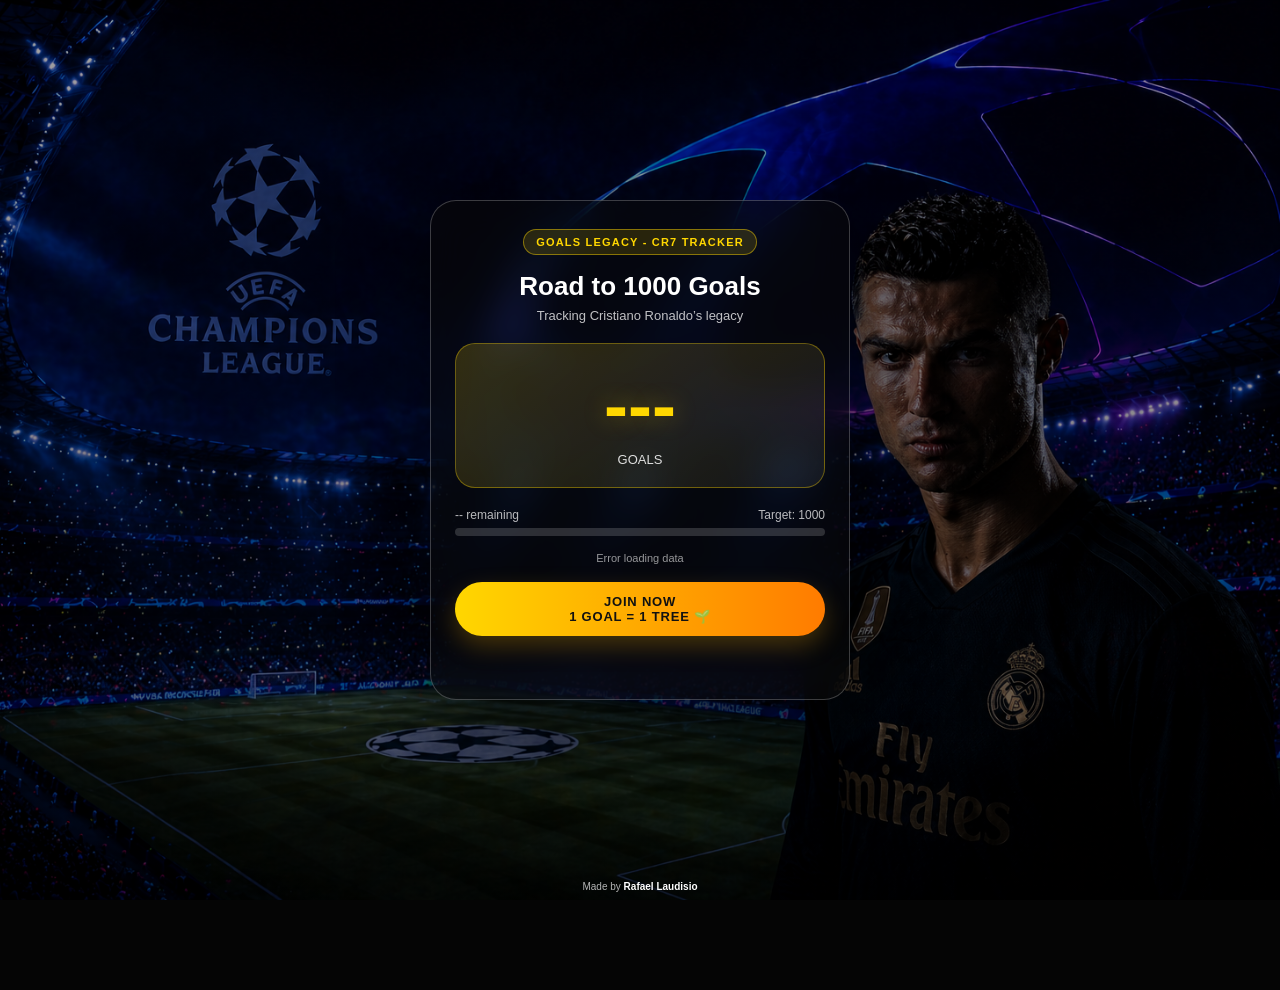
<file: index.html>
<!DOCTYPE html>
<html lang="en">
<head>
  <meta charset="UTF-8" />
  <meta name="viewport" content="width=device-width, initial-scale=1.0, viewport-fit=cover">
  <meta name="theme-color" content="#000000">
  <link rel="icon" href="./assets/favicon.png" />
  <link rel="apple-touch-icon" sizes="180x180" href="./assets/favicon.png" />
  <link rel="icon" type="image/png" sizes="32x32" href="./assets/favicon.png" />
  <link rel="icon" type="image/png" sizes="16x16" href="./assets/favicon.png" />
  <title>Goals Legacy - CR7 1000 Goals Tracker</title>
  <link rel="stylesheet" href="css/styles.css" />
</head>

<body>
  <main class="container">
    <section class="flip-card" id="flipCard">
      <div class="flip-card-inner">
        <div class="card card-front">

      <div class="badge">Goals Legacy - CR7 Tracker</div>

      <h1>Road to 1000 Goals</h1>
      <p class="subtitle">Tracking Cristiano Ronaldo’s legacy</p>

      <div class="goals-box">
        <div id="goalsNumber" class="goals-number">---</div>
        <div class="goals-label">goals</div>
      </div>

      <div class="progress-area">
        <div class="progress-info">
          <span id="remainingGoals">-- remaining</span>
          <span>Target: 1000</span>
        </div>

        <div class="progress-bar">
          <div id="progressFill" class="progress-fill"></div>
        </div>
      </div>

      <div id="lastUpdated" class="footer">
        Loading data...
      </div>

        <button class="join-button" id="joinButton">
          Join Now<br>1 Goal = 1 Tree 🌱
        </button>
        </div>

        <div class="card card-back">
          <div class="donation-tag">Goals Legacy</div>
          
          <h2>Every Goal Can Create Impact</h2>

          <p>
            Join the challenge: every Cristiano Ronaldo goal is a chance to support the planet.
          </p>
          
          <div class="impact-line">
            <span>1 Goal</span>
            <span>=</span>
            <span>1 Tree 🌱</span>
          </div>

          <a
            class="donate-button"
            href="https://onetreeplanted.org/products/plant-trees"
            target="_blank"
            rel="noopener noreferrer"
          >
            Donate a Tree
          </a>

          <button class="donated-button" id="donatedButton">
            I Already Donated
          </button>

          <div class="donation-counter">
            <span id="donationCount">0</span> supporters joined the challenge
          </div>

          <p class="donation-note">
            Donations go directly to One Tree Planted.<br>This is an independent fan project.
          </p>

          <button class="back-button" id="backButton">
            Back to Goal Tracker
          </button>
        </div>
      </div>
    </section>

  </main>

  <div class="email-popup-overlay" id="emailPopup">
    <div class="email-popup">
      <button class="email-popup-close" id="closeEmailPopup">×</button>

      <div class="email-popup-icon">🌱</div>

      <h2>Join Goals Legacy</h2>

      <p>
        Want to receive updates about future football impact projects?
      </p>

      <input
        type="email"
        id="emailInput"
        placeholder="Enter your email"
      />

      <button id="subscribeButton" class="subscribe-button">
        Subscribe
      </button>

      <p class="email-popup-policy">
        We’ll only use your email to send project updates. No spam.
        By subscribing, you agree to our
        <a href="privacy.html" target="_blank">Privacy Policy</a>.
      </p>

      <p id="emailPopupMessage" class="email-popup-message"></p>
    </div>
  </div>

  <script src="js/config.js"></script>

  <div class="footer-credit">
    Made by 
    <a href="https://github.com/laudisio" target="_blank" rel="noopener noreferrer">
      Rafael Laudisio
    </a>
  </div>

</body>
</html>
</file>
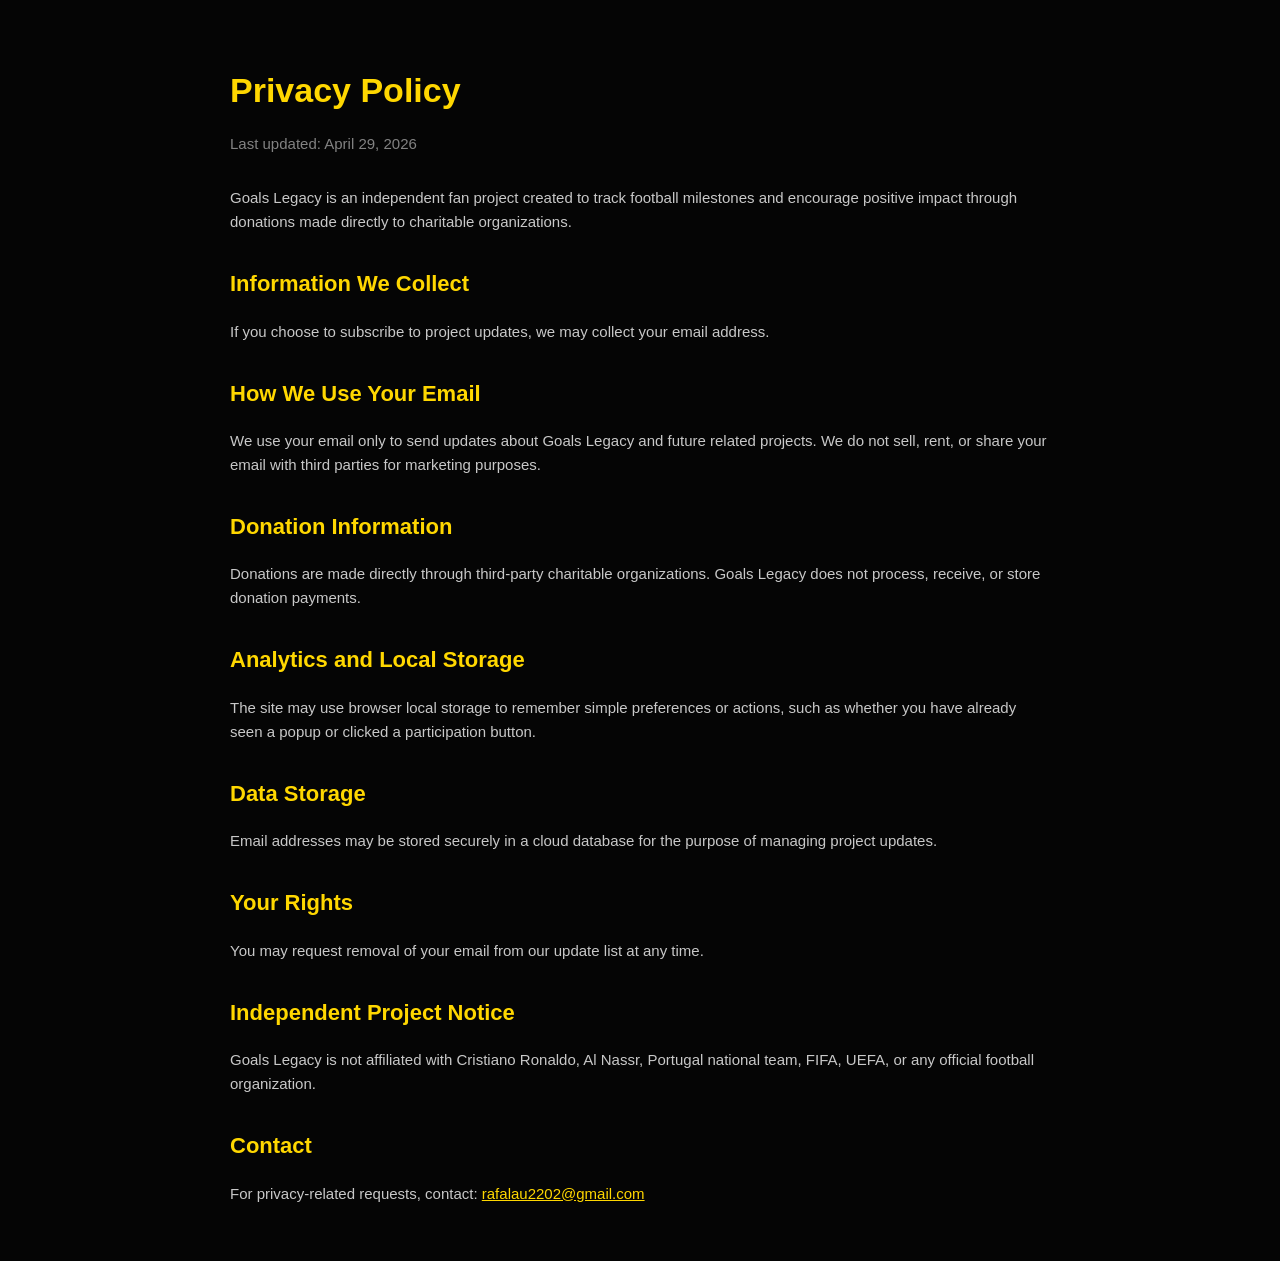
<file: privacy.html>
<!DOCTYPE html>
<html lang="en">
<head>
  <meta charset="UTF-8" />
  <meta name="viewport" content="width=device-width, initial-scale=1.0" />
  <title>Privacy Policy - Goals Legacy</title>

  <style>
    body {
      margin: 0;
      background: #050505;
      color: #f5f5f5;
      font-family: Arial, Helvetica, sans-serif;
      line-height: 1.6;
      padding: 40px 20px;
    }

    .container {
      max-width: 820px;
      margin: 0 auto;
    }

    h1, h2 {
      color: #ffd700;
    }

    h1 {
      font-size: 34px;
      margin-bottom: 10px;
    }

    h2 {
      margin-top: 32px;
      font-size: 22px;
    }

    p, li {
      color: rgba(255, 255, 255, 0.78);
      font-size: 15px;
    }

    a {
      color: #ffd700;
    }

    .updated {
      color: rgba(255, 255, 255, 0.5);
      margin-bottom: 30px;
    }
  </style>
</head>

<body>
  <main class="container">
    <h1>Privacy Policy</h1>
    <p class="updated">Last updated: April 29, 2026</p>

    <p>
      Goals Legacy is an independent fan project created to track football milestones
      and encourage positive impact through donations made directly to charitable organizations.
    </p>

    <h2>Information We Collect</h2>
    <p>
      If you choose to subscribe to project updates, we may collect your email address.
    </p>

    <h2>How We Use Your Email</h2>
    <p>
      We use your email only to send updates about Goals Legacy and future related projects.
      We do not sell, rent, or share your email with third parties for marketing purposes.
    </p>

    <h2>Donation Information</h2>
    <p>
      Donations are made directly through third-party charitable organizations.
      Goals Legacy does not process, receive, or store donation payments.
    </p>

    <h2>Analytics and Local Storage</h2>
    <p>
      The site may use browser local storage to remember simple preferences or actions,
      such as whether you have already seen a popup or clicked a participation button.
    </p>

    <h2>Data Storage</h2>
    <p>
      Email addresses may be stored securely in a cloud database for the purpose of managing
      project updates.
    </p>

    <h2>Your Rights</h2>
    <p>
      You may request removal of your email from our update list at any time.
    </p>

    <h2>Independent Project Notice</h2>
    <p>
      Goals Legacy is not affiliated with Cristiano Ronaldo, Al Nassr, Portugal national team,
      FIFA, UEFA, or any official football organization.
    </p>

    <h2>Contact</h2>
    <p>
      For privacy-related requests, contact:
      <a href="mailto:rafalau2202@gmail.com">rafalau2202@gmail.com</a>
    </p>
  </main>
</body>
</html>
</file>
<file: css/styles.css>
* {
      margin: 0;
      padding: 0;
      box-sizing: border-box;
      font-family: Arial, Helvetica, sans-serif;
    }

    html, body {
        height: 100%;
        min-height: 100%;
        margin: 0;
        overflow: hidden;
        background-color: #050505;
    }

    body {
        min-height: 100dvh;
        background-color: #000;
        background-image:
            linear-gradient(rgba(0, 0, 0, 0.35), rgba(0, 0, 0, 0.55)),
            url("../assets/cristiano.png");
        background-size: cover;
        background-position: right center;
        background-repeat: no-repeat;
        color: white;
        display: flex;
        align-items: center;
        justify-content: center;

        padding-top: env(safe-area-inset-top);
        padding-bottom: env(safe-area-inset-bottom);
        padding-left: env(safe-area-inset-left);
        padding-right: env(safe-area-inset-right);
    }

    .container {
      width: 100%;
      min-height: 120vh;
      display: flex;
      align-items: center;
      justify-content: center;
      padding: 16px;
    }

    .flip-card {
      width: min(82%, 420px);
      min-height: 500px;
      perspective: 1200px;
    }

    .flip-card-inner {
      position: relative;
      width: 100%;
      min-height: 500px;        /* antes 560px */
      transition: transform 0.8s ease;
      transform-style: preserve-3d;
    }

    .card {
      position: absolute;
      inset: 0;
      width: 100%;
      min-height: 500px;        /* antes 560px */
      padding: 28px 24px;       /* antes 34px 28px */
      border-radius: 26px;
      background: rgba(10, 10, 10, 0.58);
      border: 1px solid rgba(255, 255, 255, 0.22);
      box-shadow: 0 25px 80px rgba(0, 0, 0, 0.6);
      text-align: center;
      backdrop-filter: blur(18px);
      backface-visibility: hidden;
    }

    .flip-card.flipped .flip-card-inner {
      transform: rotateY(180deg);
    }

    .card-back {
      transform: rotateY(180deg);
      display: flex;
      flex-direction: column;
      justify-content: center;
    }

    .join-button,
    .back-button {
      margin-top: 18px;
      width: 100%;
      padding: 12px 16px;
      border-radius: 999px;
      border: none;
      background: linear-gradient(90deg, #ffd700, #ff7b00);
      color: #111;
      font-size: 13px;
      font-weight: 900;
      text-transform: uppercase;
      letter-spacing: 0.8px;
      cursor: pointer;
      box-shadow: 0 10px 25px rgba(255, 180, 0, 0.25);
      transition: transform 0.2s ease, box-shadow 0.2s ease;
    }

    .join-button:hover,
    .back-button:hover {
      transform: translateY(-2px);
      box-shadow: 0 14px 35px rgba(255, 180, 0, 0.38);
    }

    .back-button {
      margin-top: 18px;
      background: rgba(255, 255, 255, 0.08);
      color: #ffd700;
      border: 1px solid rgba(255, 215, 0, 0.35);
    }

    .badge {
      display: inline-block;
      padding: 6px 12px;
      border-radius: 999px;
      background: rgba(255, 215, 0, 0.14);
      border: 1px solid rgba(255, 215, 0, 0.45);
      color: #ffd700;
      font-size: 11px;
      font-weight: 700;
      letter-spacing: 1.2px;
      text-transform: uppercase;
      margin-bottom: 16px;
    }

    h1 {
      font-size: 26px;
      margin-bottom: 6px;
    }

    .subtitle {
      color: rgba(255, 255, 255, 0.75);
      font-size: 13px;
      margin-bottom: 20px;
    }

    .goals-box {
      margin: 0 auto 20px;
      padding: 20px 12px;
      border-radius: 20px;
      background: linear-gradient(145deg, rgba(255, 215, 0, 0.18), rgba(255, 255, 255, 0.06));
      border: 1px solid rgba(255, 215, 0, 0.35);
    }

    .goals-number {
      font-size: 72px;
      font-weight: 900;
      color: #ffd700;
      text-shadow: 0 0 25px rgba(255, 215, 0, 0.35);
    }

    .goals-label {
      margin-top: 6px;
      font-size: 13px;
      color: rgba(255, 255, 255, 0.85);
      text-transform: uppercase;
    }

    .progress-area {
      margin-top: 12px;
    }

    .progress-info {
      display: flex;
      justify-content: space-between;
      font-size: 12px;
      color: rgba(255, 255, 255, 0.72);
      margin-bottom: 6px;
    }

    .progress-bar {
      width: 100%;
      height: 8px;
      background: rgba(255, 255, 255, 0.16);
      border-radius: 999px;
      overflow: hidden;
    }

    .progress-fill {
      height: 100%;
      width: 0%;
      background: linear-gradient(90deg, #ffd700, #ff7b00);
      border-radius: 999px;
      transition: width 0.8s ease;
    }

    .footer {
      margin-top: 16px;
      font-size: 11px;
      color: rgba(255, 255, 255, 0.58);
    }
    
    .donation-section {
      margin-top: 22px;
      padding: 18px 16px;
      border-radius: 22px;
      background: rgba(255, 255, 255, 0.07);
      border: 1px solid rgba(255, 215, 0, 0.22);
    }

    .donation-tag {
      display: inline-block;
      margin-bottom: 10px;
      padding: 5px 10px;
      border-radius: 999px;
      background: rgba(255, 215, 0, 0.12);
      color: #ffd700;
      font-size: 10px;
      font-weight: 800;
      letter-spacing: 1.2px;
      text-transform: uppercase;
    }

    .donation-section h2 {
      font-size: 17px;
      margin-bottom: 8px;
    }

    .donation-section p {
      font-size: 12px;
      line-height: 1.45;
      color: rgba(255, 255, 255, 0.72);
    }

    .impact-line {
      margin: 14px 0;
      display: flex;
      align-items: center;
      justify-content: center;
      gap: 10px;
      font-weight: 900;
      color: #ffd700;
      font-size: 15px;
    }

    .donate-button {
      display: inline-block;
      width: 100%;
      padding: 12px 16px;
      border-radius: 999px;
      background: linear-gradient(90deg, #ffd700, #ff7b00);
      color: #111;
      text-decoration: none;
      font-size: 13px;
      font-weight: 900;
      text-transform: uppercase;
      letter-spacing: 0.8px;
      box-shadow: 0 10px 25px rgba(255, 180, 0, 0.25);
      transition: transform 0.2s ease, box-shadow 0.2s ease;
    }

    .donate-button:hover {
      transform: translateY(-2px);
      box-shadow: 0 14px 35px rgba(255, 180, 0, 0.38);
    }

    .donation-note {
      margin-top: 10px;
      font-size: 10px !important;
      color: rgba(255, 255, 255, 0.5) !important;
    }

    .donated-button {
      margin-top: 10px;
      width: 100%;
      padding: 11px 16px;
      border-radius: 999px;
      background: rgba(255, 255, 255, 0.08);
      border: 1px solid rgba(255, 215, 0, 0.35);
      color: #ffd700;
      font-size: 12px;
      font-weight: 900;
      text-transform: uppercase;
      letter-spacing: 0.8px;
      cursor: pointer;
      transition: all 0.2s ease;
    }

    .donated-button:hover {
      background: rgba(255, 215, 0, 0.14);
      transform: translateY(-1px);
    }

    .donated-button:disabled {
      opacity: 0.55;
      cursor: not-allowed;
      transform: none;
    }

    .donation-counter {
      margin-top: 10px;
      font-size: 11px;
      color: rgba(255, 255, 255, 0.62);
    }

    .email-popup-overlay {
      position: fixed;
      inset: 0;
      background: rgba(0, 0, 0, 0.72);
      backdrop-filter: blur(8px);
      display: none;
      align-items: center;
      justify-content: center;
      z-index: 9999;
      padding: 20px;
    }

    .email-popup-overlay.show {
      display: flex;
    }

    .email-popup {
      position: relative;
      width: min(92%, 390px);
      padding: 28px 24px;
      border-radius: 28px;
      background: rgba(10, 10, 10, 0.92);
      border: 1px solid rgba(255, 215, 0, 0.28);
      box-shadow: 0 30px 90px rgba(0, 0, 0, 0.7);
      text-align: center;
      color: white;
    }

    .email-popup-close {
      position: absolute;
      top: 12px;
      right: 14px;
      background: transparent;
      border: none;
      color: rgba(255, 255, 255, 0.7);
      font-size: 26px;
      cursor: pointer;
    }

    .email-popup-icon {
      font-size: 34px;
      margin-bottom: 10px;
    }

    .email-popup h2 {
      font-size: 24px;
      margin-bottom: 8px;
    }

    .email-popup p {
      font-size: 13px;
      color: rgba(255, 255, 255, 0.72);
      line-height: 1.45;
    }

    #emailInput {
      width: 100%;
      margin-top: 18px;
      padding: 13px 15px;
      border-radius: 999px;
      border: 1px solid rgba(255, 215, 0, 0.35);
      background: rgba(255, 255, 255, 0.08);
      color: white;
      outline: none;
      font-size: 14px;
    }

    #emailInput::placeholder {
      color: rgba(255, 255, 255, 0.45);
    }

    .subscribe-button {
      width: 100%;
      margin-top: 12px;
      padding: 13px 16px;
      border-radius: 999px;
      border: none;
      background: linear-gradient(90deg, #ffd700, #ff7b00);
      color: #111;
      font-weight: 900;
      text-transform: uppercase;
      letter-spacing: 0.8px;
      cursor: pointer;
    }

    .email-popup-policy {
      margin-top: 14px;
      font-size: 10px !important;
      color: rgba(255, 255, 255, 0.5) !important;
    }

    .email-popup-policy a {
      color: #ffd700;
      text-decoration: none;
    }

    .email-popup-message {
      margin-top: 10px;
      font-size: 12px !important;
      color: #ffd700 !important;
    }
    
    .footer-credit {
      position: fixed;
      bottom: 12px;
      left: 50%;
      transform: translateX(-50%);
      font-size: 11px;
      color: rgba(255, 255, 255, 0.7);
      text-align: center;
      z-index: 10;
    }
    
    .footer-credit a {
      color: #ffffff;
      text-decoration: none;
      font-weight: 600;
    }
    
    .footer-credit a:hover {
      text-decoration: underline;
    }

    @media (max-width: 768px) {
      body {
          background:
          linear-gradient(rgba(0, 0, 0, 0.25), rgba(0, 0, 0, 0.6)),
          url("../assets/cristiano.png") 100% center / cover no-repeat;
      }
    }
    @media (max-width: 480px) {
      .flip-card {
        width: min(90%, 360px);
        min-height: 480px;
      }

      .flip-card-inner,
      .card {
        min-height: 480px;
      }

      .card {
        padding: 24px 20px;
      }
    }
      .footer-credit {
        font-size: 10px;
        bottom: 8px;
      }
    }
</file>
